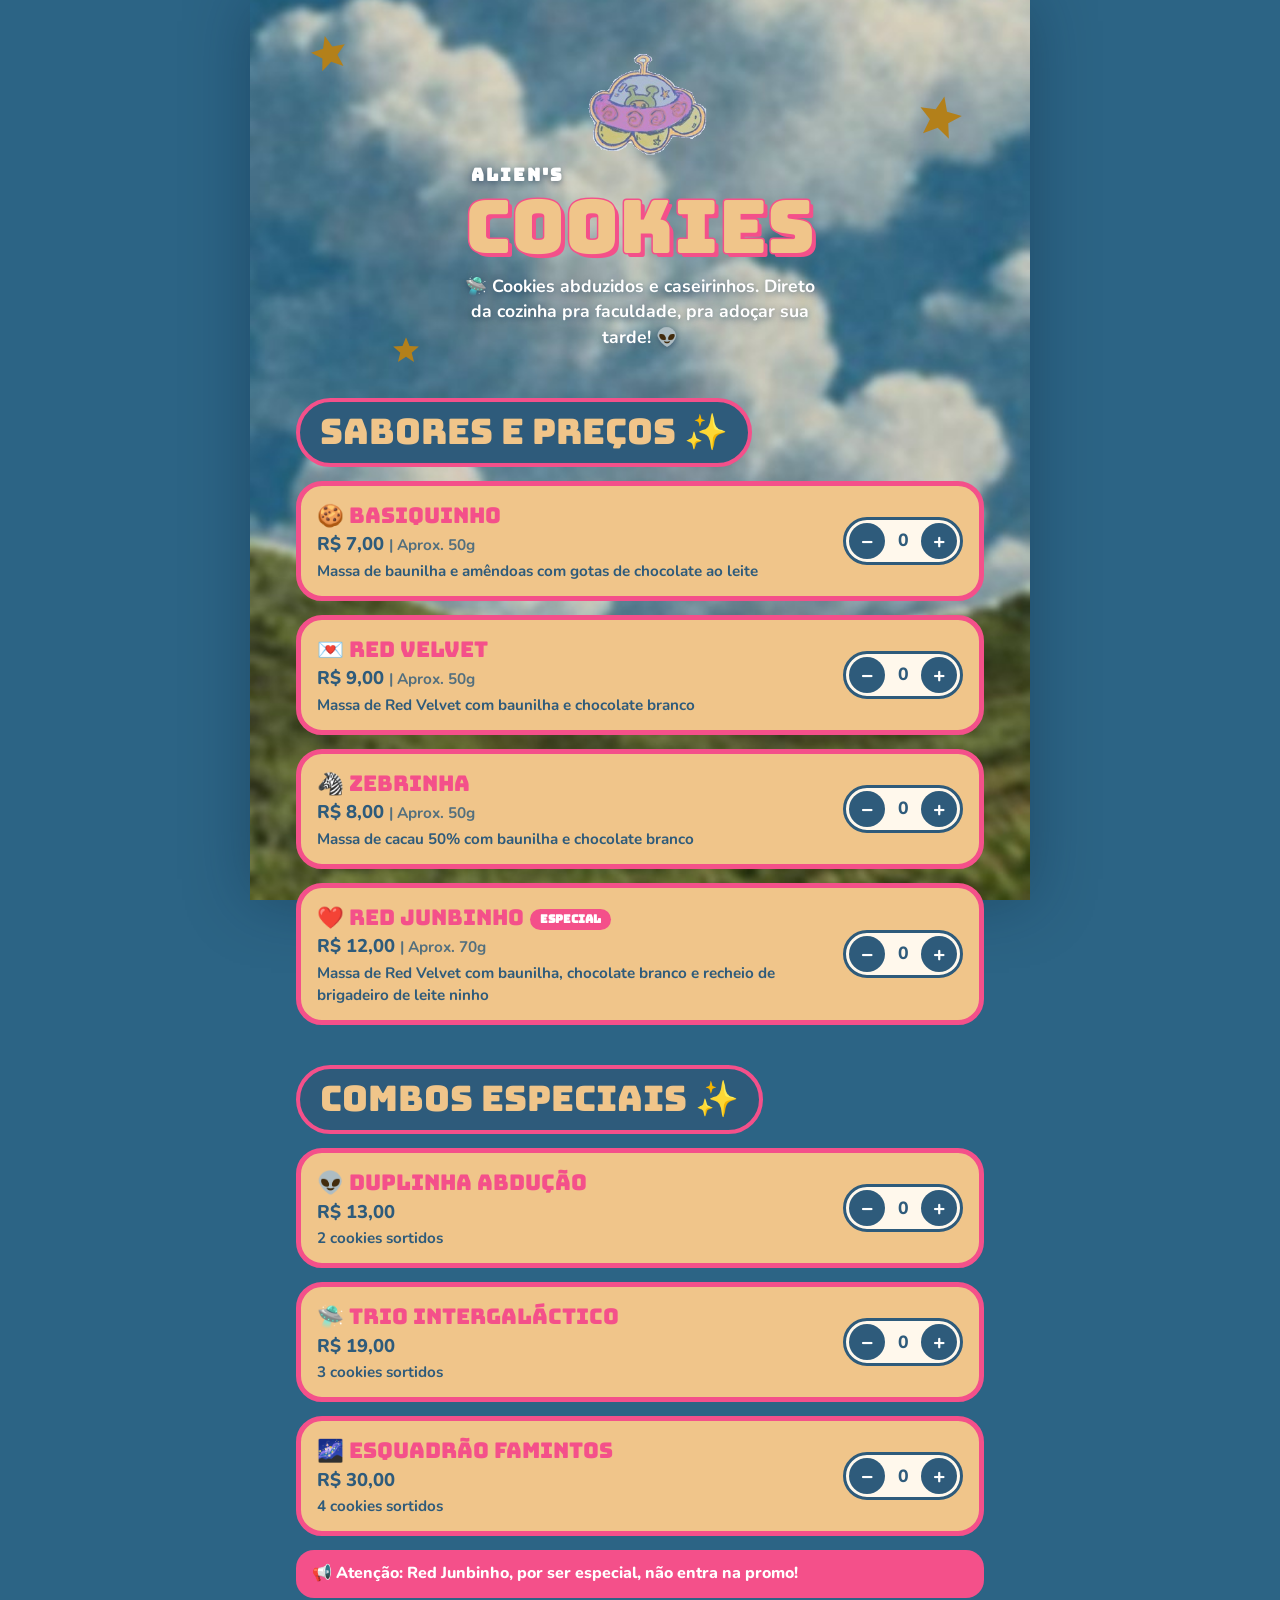
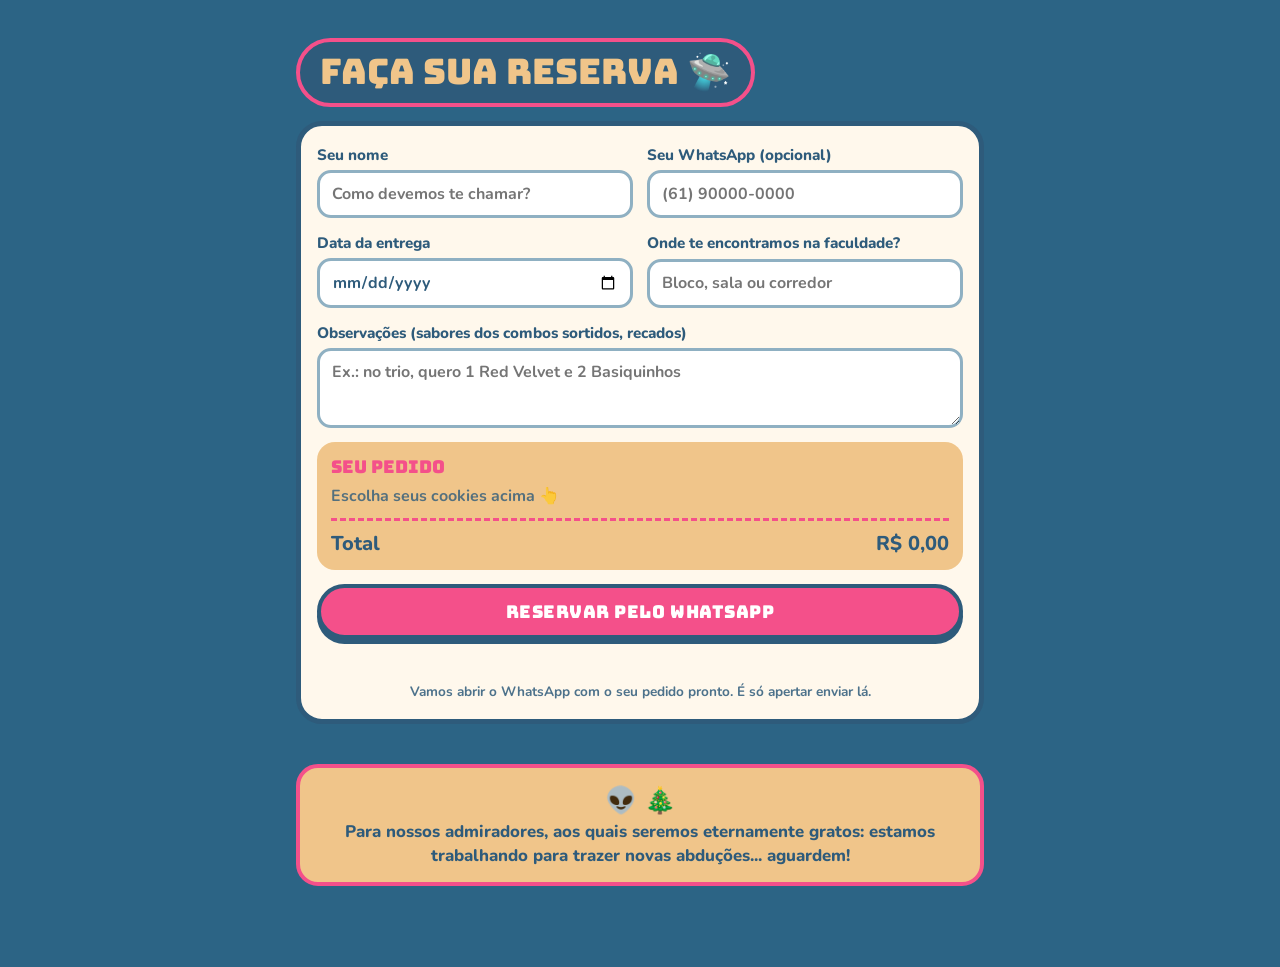
<file: index.html>
<!DOCTYPE html>
<html lang="pt-BR">
<head>
  <meta charset="utf-8">
  <meta name="viewport" content="width=device-width, initial-scale=1">
  <title>Alien's Cookies</title>

  <link rel="preconnect" href="https://fonts.googleapis.com">
  <link rel="preconnect" href="https://fonts.gstatic.com" crossorigin>
  <link href="https://fonts.googleapis.com/css2?family=Bungee&family=Nunito:wght@600;700;800&display=swap" rel="stylesheet">

  <link rel="stylesheet" href="css/variables.css">
  <link rel="stylesheet" href="css/base.css">
  <link rel="stylesheet" href="css/hero.css">
  <link rel="stylesheet" href="css/menu.css">
  <link rel="stylesheet" href="css/form.css">
  <link rel="icon" href="assets/img/ufo.png">
</head>

<body>

  <main class="wrap">

    <header class="hero">
      <svg class="star s1" viewBox="0 0 24 24" aria-hidden="true"><path fill="currentColor" d="M12 1l3 7.5 8 .6-6.1 5.2 2 7.9L12 17.7 5.1 22.2l2-7.9L1 9.1l8-.6z"/></svg>
      <svg class="star s2" viewBox="0 0 24 24" aria-hidden="true"><path fill="currentColor" d="M12 1l3 7.5 8 .6-6.1 5.2 2 7.9L12 17.7 5.1 22.2l2-7.9L1 9.1l8-.6z"/></svg>
      <svg class="star s3" viewBox="0 0 24 24" aria-hidden="true"><path fill="currentColor" d="M12 1l3 7.5 8 .6-6.1 5.2 2 7.9L12 17.7 5.1 22.2l2-7.9L1 9.1l8-.6z"/></svg>
      <img class="ufo" src="assets/img/ufo.png" alt="Alien dentro de uma nave espacial" width="160">
      <p class="script">Alien's</p>
      <h1>Cookies</h1>
      <p>🛸 Cookies abduzidos e caseirinhos. Direto da cozinha pra faculdade, pra adoçar sua tarde! 👽</p>
    </header>

    <h2>Sabores e preços ✨</h2>
    <section class="list" id="flavors" aria-label="Sabores"></section>

    <h2>Combos especiais ✨</h2>
    <section class="list" id="combos" aria-label="Combos"></section>
    <div class="notice">📢 Atenção: Red Junbinho, por ser especial, não entra na promo!</div>

    <h2>Faça sua reserva 🛸</h2>
    <form class="order" id="orderForm" novalidate>

      <div class="row">
        <label for="nome">Seu nome
          <input id="nome" name="nome" type="text" autocomplete="name" placeholder="Como devemos te chamar?" required>
        </label>
        <label for="contato">Seu WhatsApp (opcional)
          <input id="contato" name="contato" type="tel" autocomplete="tel" placeholder="(61) 90000-0000">
        </label>
      </div>

      <div class="row">
        <label for="data">Data da entrega
          <input id="data" name="data" type="date">
        </label>
        <label for="local">Onde te encontramos na faculdade?
          <input id="local" name="local" type="text" placeholder="Bloco, sala ou corredor">
        </label>
      </div>

      <label for="obs">Observações (sabores dos combos sortidos, recados)
        <textarea id="obs" name="obs" placeholder="Ex.: no trio, quero 1 Red Velvet e 2 Basiquinhos"></textarea>
      </label>

      <div class="summary" aria-live="polite">
        <h3>Seu pedido</h3>
        <ul id="items"><li class="empty">Escolha seus cookies acima 👆</li></ul>
        <div class="total"><span>Total</span><span id="total">R$ 0,00</span></div>
      </div>

      <div class="actions">
        <button class="btn primary" type="submit" id="send">Reservar pelo WhatsApp</button>
        <p class="status" id="status" role="status" aria-live="polite"></p>
        <p class="hint">Vamos abrir o WhatsApp com o seu pedido pronto. É só apertar enviar lá.</p>
      </div>

      <div class="done" id="done" hidden>
        <strong>Quase lá! 🛸👽</strong>
        <span>Abrimos o WhatsApp com o seu pedido. Falta só apertar enviar por lá. Se não abriu, use o botão abaixo.</span>
        <a class="btn primary" id="wa" href="#" target="_blank" rel="noopener">Abrir o WhatsApp</a>
        <button class="btn ghost" type="button" id="again">Fazer outra reserva</button>
      </div>
      
    </form>

    <p class="soon"><span>👽 🎄</span>Para nossos admiradores, aos quais seremos eternamente gratos: estamos trabalhando para trazer novas abduções... aguardem!</p>

  </main>

  <script src="js/data.js"></script>
  <script src="js/cart.js"></script>
  <script src="js/ui.js"></script>
  <script src="js/main.js"></script>

</body>
</html>
</file>
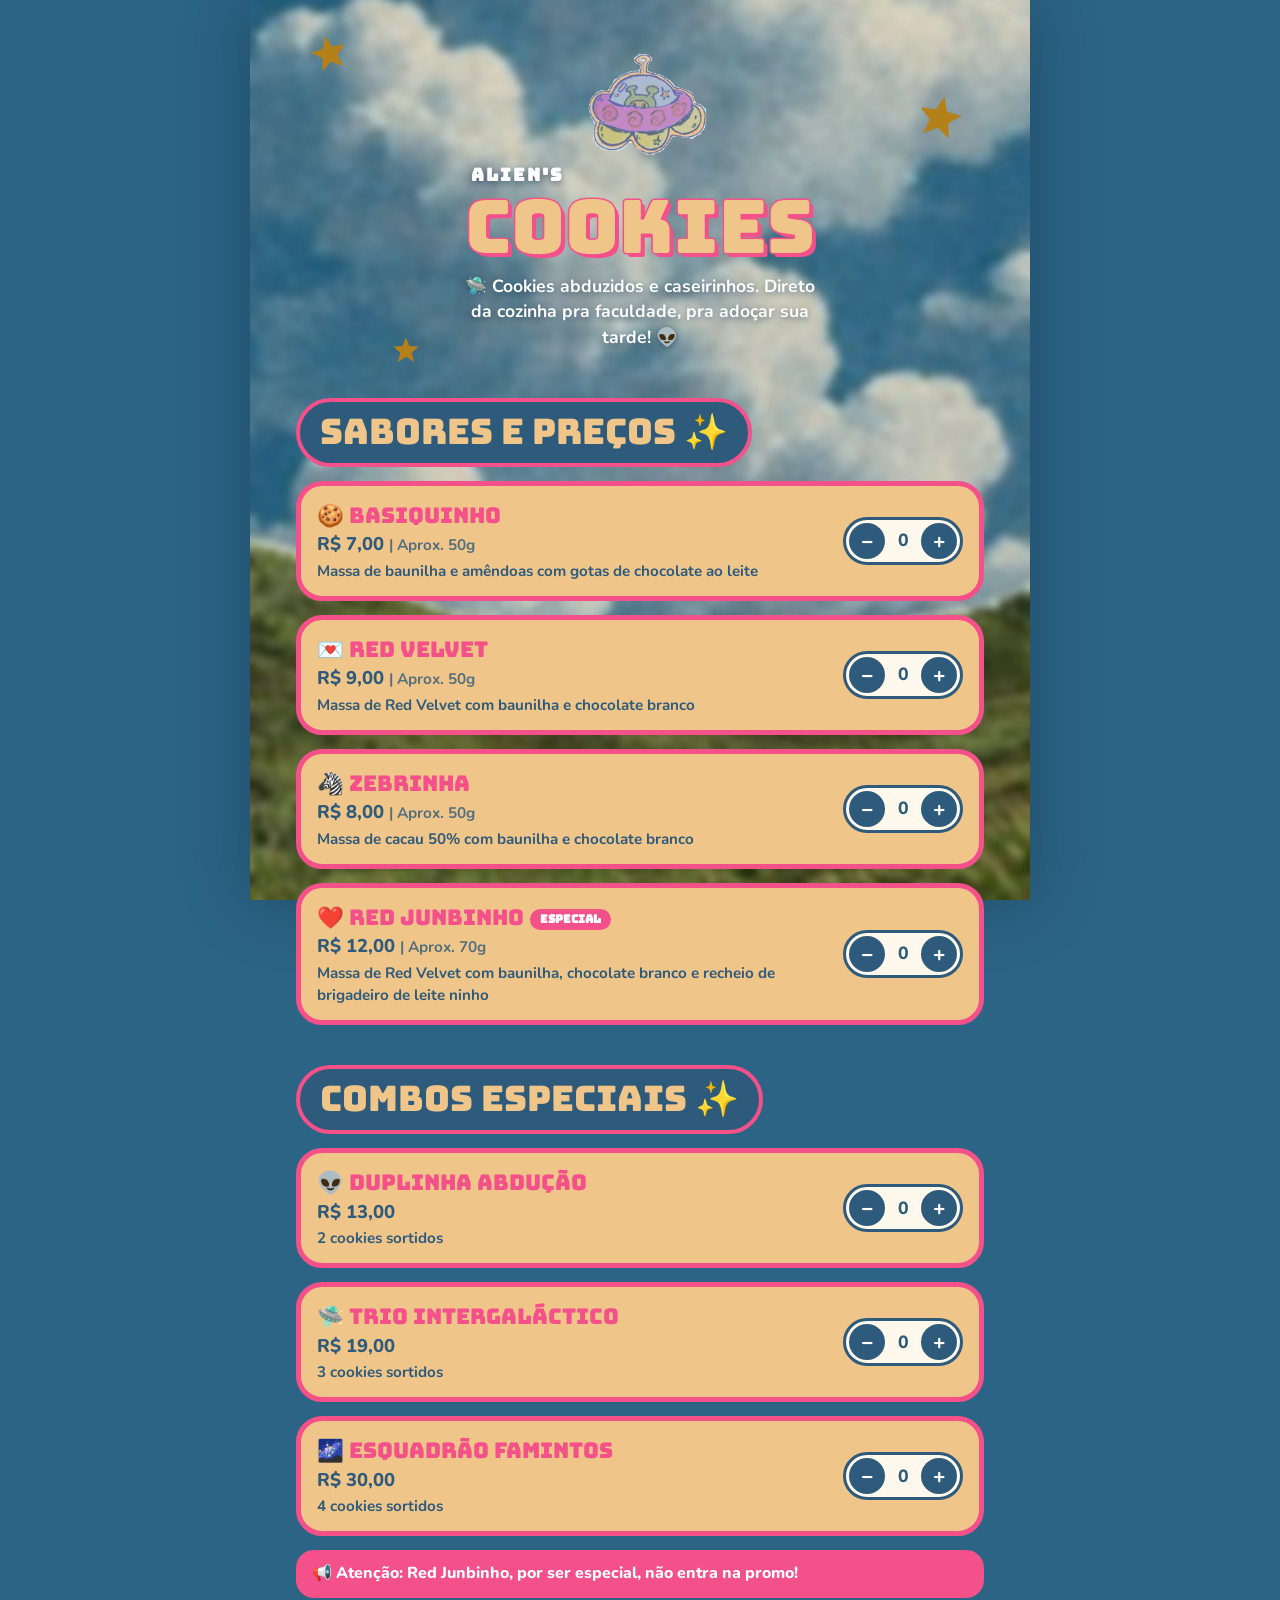
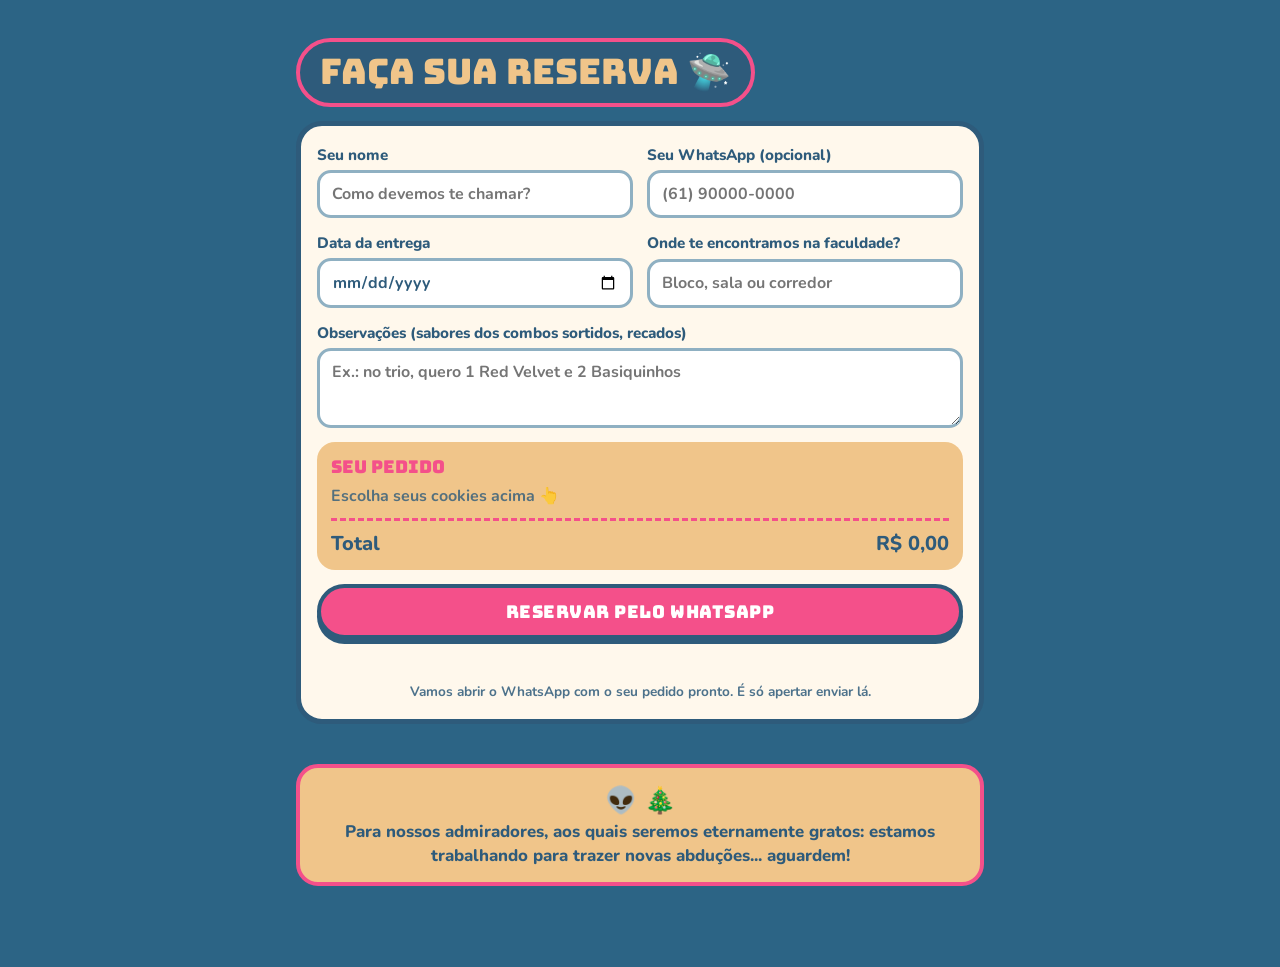
<file: overrides/index.html>
<!DOCTYPE html>
<html lang="pt-BR">
<head>
  <meta charset="utf-8">
  <meta name="viewport" content="width=device-width, initial-scale=1">
  <title>Alien's Cookies</title>

  <link rel="preconnect" href="https://fonts.googleapis.com">
  <link rel="preconnect" href="https://fonts.gstatic.com" crossorigin>
  <link href="https://fonts.googleapis.com/css2?family=Bungee&family=Nunito:wght@600;700;800&display=swap" rel="stylesheet">

  <link rel="stylesheet" href="css/variables.css">
  <link rel="stylesheet" href="css/base.css">
  <link rel="stylesheet" href="css/hero.css">
  <link rel="stylesheet" href="css/menu.css">
  <link rel="stylesheet" href="css/form.css">
  <link rel="icon" href="assets/img/ufo.png">
</head>

<body>

  <main class="wrap">

    <header class="hero">
      <svg class="star s1" viewBox="0 0 24 24" aria-hidden="true"><path fill="currentColor" d="M12 1l3 7.5 8 .6-6.1 5.2 2 7.9L12 17.7 5.1 22.2l2-7.9L1 9.1l8-.6z"/></svg>
      <svg class="star s2" viewBox="0 0 24 24" aria-hidden="true"><path fill="currentColor" d="M12 1l3 7.5 8 .6-6.1 5.2 2 7.9L12 17.7 5.1 22.2l2-7.9L1 9.1l8-.6z"/></svg>
      <svg class="star s3" viewBox="0 0 24 24" aria-hidden="true"><path fill="currentColor" d="M12 1l3 7.5 8 .6-6.1 5.2 2 7.9L12 17.7 5.1 22.2l2-7.9L1 9.1l8-.6z"/></svg>
      <img class="ufo" src="assets/img/ufo.png" alt="Alien dentro de uma nave espacial" width="160">
      <p class="script">Alien's</p>
      <h1>Cookies</h1>
      <p>🛸 Cookies abduzidos e caseirinhos. Direto da cozinha pra faculdade, pra adoçar sua tarde! 👽</p>
    </header>

    <h2>Sabores e preços ✨</h2>
    <section class="list" id="flavors" aria-label="Sabores"></section>

    <h2>Combos especiais ✨</h2>
    <section class="list" id="combos" aria-label="Combos"></section>
    <div class="notice">📢 Atenção: Red Junbinho, por ser especial, não entra na promo!</div>

    <h2>Faça sua reserva 🛸</h2>
    <form class="order" id="orderForm" novalidate>

      <div class="row">
        <label for="nome">Seu nome
          <input id="nome" name="nome" type="text" autocomplete="name" placeholder="Como devemos te chamar?" required>
        </label>
        <label for="contato">Seu WhatsApp (opcional)
          <input id="contato" name="contato" type="tel" autocomplete="tel" placeholder="(61) 90000-0000">
        </label>
      </div>

      <div class="row">
        <label for="data">Data da entrega
          <input id="data" name="data" type="date">
        </label>
        <label for="local">Onde te encontramos na faculdade?
          <input id="local" name="local" type="text" placeholder="Bloco, sala ou corredor">
        </label>
      </div>

      <label for="obs">Observações (sabores dos combos sortidos, recados)
        <textarea id="obs" name="obs" placeholder="Ex.: no trio, quero 1 Red Velvet e 2 Basiquinhos"></textarea>
      </label>

      <div class="summary" aria-live="polite">
        <h3>Seu pedido</h3>
        <ul id="items"><li class="empty">Escolha seus cookies acima 👆</li></ul>
        <div class="total"><span>Total</span><span id="total">R$ 0,00</span></div>
      </div>

      <div class="actions">
        <button class="btn primary" type="submit" id="send">Reservar pelo WhatsApp</button>
        <p class="status" id="status" role="status" aria-live="polite"></p>
        <p class="hint">Vamos abrir o WhatsApp com o seu pedido pronto. É só apertar enviar lá.</p>
      </div>

      <div class="done" id="done" hidden>
        <strong>Quase lá! 🛸👽</strong>
        <span>Abrimos o WhatsApp com o seu pedido. Falta só apertar enviar por lá. Se não abriu, use o botão abaixo.</span>
        <a class="btn primary" id="wa" href="#" target="_blank" rel="noopener">Abrir o WhatsApp</a>
        <button class="btn ghost" type="button" id="again">Fazer outra reserva</button>
      </div>
      
    </form>

    <p class="soon"><span>👽 🎄</span>Para nossos admiradores, aos quais seremos eternamente gratos: estamos trabalhando para trazer novas abduções... aguardem!</p>

  </main>

  <script src="js/data.js"></script>
  <script src="js/cart.js"></script>
  <script src="js/ui.js"></script>
  <script src="js/main.js"></script>

</body>
</html>
</file>
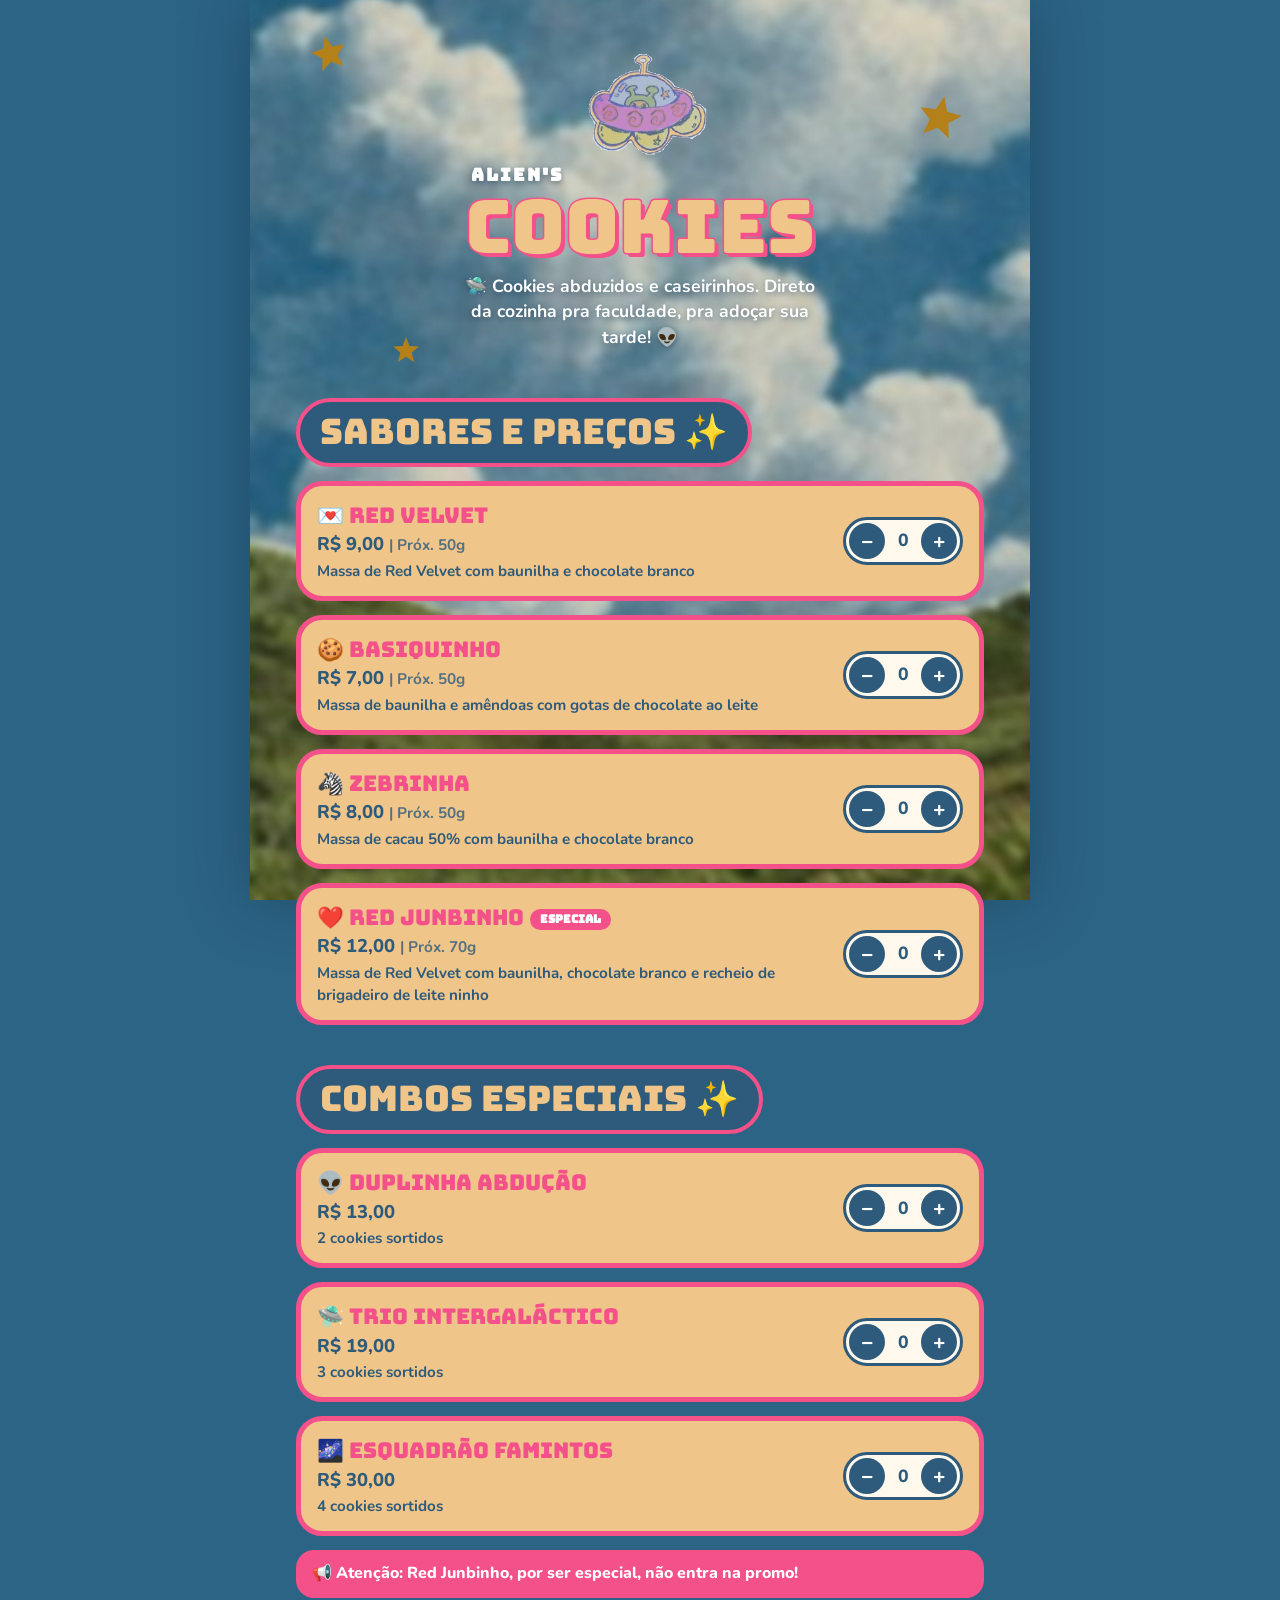
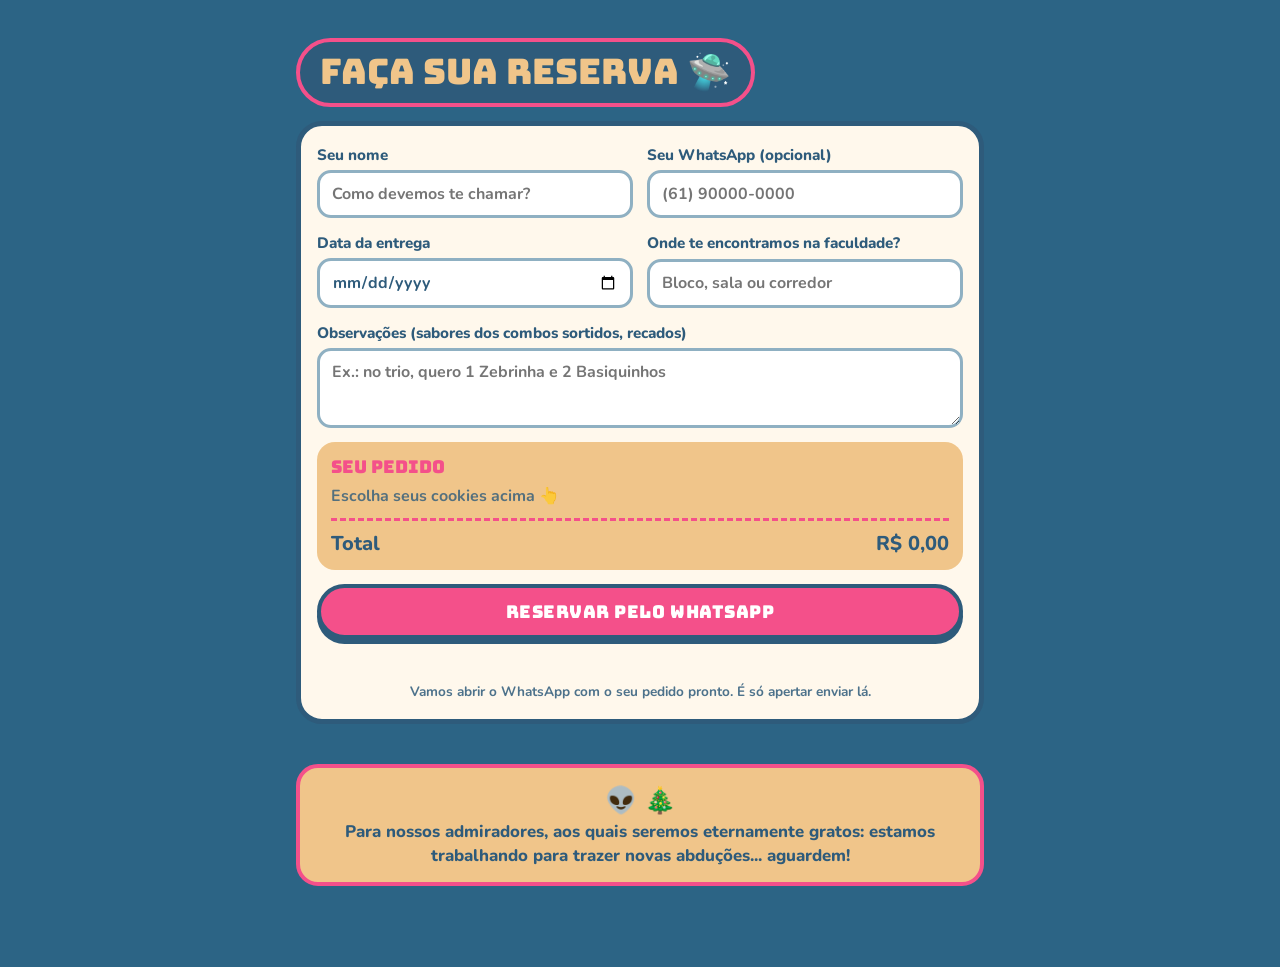
<file: main.html>
<!DOCTYPE html>
<html lang="pt-BR">
<head>
<meta charset="utf-8">
<meta name="viewport" content="width=device-width, initial-scale=1">
<title>Alien's Cookies Reservas</title>
<link rel="preconnect" href="https://fonts.googleapis.com">
<link rel="preconnect" href="https://fonts.gstatic.com" crossorigin>
<link href="https://fonts.googleapis.com/css2?family=Bungee&family=Nunito:wght@600;700;800&display=swap" rel="stylesheet">
<style>
:root {
  --sky: #a9c4d2;
  --sky-top: #2c6485;
  --sky-deep: #8fb0c2;
  --tan: #f0c58a;
  --pink: #f4508a;
  --navy: #2e5b7b;
  --gold: #b3801a;
  --paper: #fff8ec;
  --display: "Bungee", "Impact", sans-serif;
  --body: "Nunito", "Segoe UI", system-ui, sans-serif;
  color-scheme: light;
}
/* Layout: uma coluna central, cartões tipo cardápio com borda rosa, formulário de pedido no final */
* { box-sizing: border-box; }
html { scroll-behavior: smooth; }
body {
  margin: 0;
  font-family: var(--body);
  color: var(--navy);
  background-color: var(--sky-top);
  line-height: 1.45;
}

/* Fundo: céu e campo em tela cheia no celular; no computador fica em uma faixa central, com o azul do céu nas laterais */
body::before {
  content: ""; position: fixed; top: 0; bottom: 0; left: 0; right: 0; z-index: -1;
  background: url("[data-uri]") center bottom / cover no-repeat;
}
@media (min-width: 800px) {
  body::before { left: 50%; right: auto; width: 780px; transform: translateX(-50%); box-shadow: 0 0 60px rgba(10,30,50,.35); }
}
.wrap { max-width: 720px; margin: 0 auto; padding: 24px 16px 64px; }

.hero { position: relative; text-align: center; padding: 8px 0 8px; }
.hero .script { font-family: var(--display); font-size: 1.1rem; letter-spacing: .12em; color: #fff; text-shadow: 0 2px 6px rgba(20,50,80,.55); margin: 0; }
.hero h1 {
  font-family: var(--display); font-weight: 400;
  font-size: clamp(2.6rem, 12vw, 4.6rem); line-height: .95; margin: 4px 0 12px;
  color: var(--tan); -webkit-text-stroke: 3px var(--pink); paint-order: stroke fill;
  text-shadow: 4px 4px 0 var(--pink);
  text-wrap: balance;
}
.hero p { margin: 0 auto; color: #fff; text-shadow: 0 2px 6px rgba(20,50,80,.55); max-width: 34ch; font-weight: 700; font-size: 1.1rem; }
.ufo { width: 160px; max-width: 45vw; height: auto; display: block; margin: 0 auto 4px; animation: float 4s ease-in-out infinite; }
@keyframes float { 50% { transform: translateY(-8px) rotate(2deg); } }
.star { position: absolute; width: 38px; color: var(--gold); }
.s1 { top: 10px; left: 2%; transform: rotate(-14deg); }
.s2 { top: 70px; right: 3%; width: 46px; transform: rotate(12deg); }
.s3 { bottom: -6px; left: 14%; width: 28px; }

h2 {
  font-family: var(--display); font-weight: 400; font-size: clamp(1.6rem, 7vw, 2.2rem);
  color: var(--tan); background: var(--navy); border: 4px solid var(--pink); border-radius: 999px;
  display: inline-block; padding: 4px 20px 6px;
  margin: 40px 0 14px; text-wrap: balance;
}

.card {
  background: var(--tan); border: 5px solid var(--pink); border-radius: 26px;
  padding: 14px 16px; display: grid; grid-template-columns: 1fr auto; gap: 8px 14px; align-items: center;
}
.list { display: grid; gap: 14px; }
.card h3 { font-family: var(--display); font-weight: 400; font-size: 1.35rem; margin: 0; color: var(--pink); }
.card .desc { margin: 2px 0 0; font-weight: 700; font-size: .95rem; }
.card .price { font-weight: 800; font-size: 1.15rem; margin: 0; }
.card .price small { font-weight: 700; opacity: .8; }
.tag {
  display: inline-block; background: var(--pink); color: #fff; border-radius: 999px;
  font-size: .72rem; font-weight: 800; padding: 2px 10px; margin-left: 6px; vertical-align: middle;
}

.qty { display: inline-flex; align-items: center; gap: 4px; background: var(--paper); border: 3px solid var(--navy); border-radius: 999px; padding: 3px; }
.qty button {
  width: 36px; height: 36px; border-radius: 50%; border: 0; cursor: pointer;
  background: var(--navy); color: #fff; font: 800 1.3rem/1 var(--body);
}
.qty button:hover { background: var(--pink); }
.qty output { min-width: 28px; text-align: center; font-weight: 800; font-size: 1.1rem; font-variant-numeric: tabular-nums; }

.notice {
  margin-top: 14px; background: var(--pink); color: #fff; border-radius: 18px;
  padding: 12px 16px; font-weight: 800;
}

form.order { background: var(--paper); border: 5px solid var(--navy); border-radius: 26px; padding: 18px 16px; display: grid; gap: 14px; }
label { display: grid; gap: 4px; font-weight: 800; font-size: .95rem; }
input, textarea {
  font: 700 1rem var(--body); color: var(--navy); background: #fff;
  border: 3px solid var(--sky-deep); border-radius: 14px; padding: 10px 12px; width: 100%;
}
textarea { min-height: 80px; resize: vertical; }
.row { display: grid; grid-template-columns: 1fr 1fr; gap: 14px; }
@media (max-width: 480px) { .row { grid-template-columns: 1fr; } }

.summary { background: var(--tan); border-radius: 18px; padding: 12px 14px; }
.summary h3 { margin: 0 0 6px; font-family: var(--display); font-weight: 400; font-size: 1.1rem; color: var(--pink); }
.summary ul { list-style: none; margin: 0; padding: 0; display: grid; gap: 4px; font-weight: 700; }
.summary li { display: flex; justify-content: space-between; gap: 12px; font-variant-numeric: tabular-nums; }
.summary .empty { font-weight: 700; opacity: .8; }
.total { display: flex; justify-content: space-between; margin-top: 10px; padding-top: 8px; border-top: 3px dashed var(--pink); font-weight: 800; font-size: 1.25rem; font-variant-numeric: tabular-nums; }

.actions { display: grid; gap: 10px; }
.btn {
  display: block; text-align: center; text-decoration: none; cursor: pointer;
  font: 400 1.1rem var(--display); letter-spacing: .03em;
  border: 4px solid var(--navy); border-radius: 999px; padding: 12px 18px;
}
.btn.primary { background: var(--pink); color: #fff; box-shadow: 0 5px 0 var(--navy); }
.btn.primary:active { transform: translateY(3px); box-shadow: 0 2px 0 var(--navy); }
.btn.ghost { background: #fff; color: var(--navy); }
.btn[aria-disabled="true"] { opacity: .5; pointer-events: none; }
.status { min-height: 1.4em; margin: 0; font-weight: 800; text-align: center; }
.done { background: var(--tan); border: 4px solid var(--pink); border-radius: 18px; padding: 16px; display: grid; gap: 10px; text-align: center; font-weight: 700; }
.done strong { font-family: var(--display); font-weight: 400; font-size: 1.4rem; color: var(--pink); }
[hidden] { display: none !important; }
.btn[disabled] { opacity: .6; cursor: wait; }
.hint { margin: 0; font-size: .85rem; font-weight: 700; opacity: .85; text-align: center; }

.soon { margin-top: 40px; text-align: center; background: var(--tan); border: 4px solid var(--pink); border-radius: 22px; padding: 14px 16px; font-weight: 800; font-size: 1.05rem; }
.soon span { display: block; font-size: 1.6rem; }

:focus-visible { outline: 4px solid var(--gold); outline-offset: 2px; }
@media (prefers-reduced-motion: reduce) { .ufo { animation: none; } html { scroll-behavior: auto; } }
</style>
</head>
<body>
<main class="wrap">

<header class="hero">
  <svg class="star s1" viewBox="0 0 24 24" aria-hidden="true"><path fill="currentColor" d="M12 1l3 7.5 8 .6-6.1 5.2 2 7.9L12 17.7 5.1 22.2l2-7.9L1 9.1l8-.6z"/></svg>
  <svg class="star s2" viewBox="0 0 24 24" aria-hidden="true"><path fill="currentColor" d="M12 1l3 7.5 8 .6-6.1 5.2 2 7.9L12 17.7 5.1 22.2l2-7.9L1 9.1l8-.6z"/></svg>
  <svg class="star s3" viewBox="0 0 24 24" aria-hidden="true"><path fill="currentColor" d="M12 1l3 7.5 8 .6-6.1 5.2 2 7.9L12 17.7 5.1 22.2l2-7.9L1 9.1l8-.6z"/></svg>
  <img class="ufo" src="[data-uri]" alt="Alien dentro de uma nave espacial" width="160">
  <p class="script">Alien's</p>
  <h1>Cookies</h1>
  <p>🛸 Cookies abduzidos e caseirinhos. Direto da cozinha pra faculdade, pra adoçar sua tarde! 👽</p>
</header>

<h2>Sabores e preços ✨</h2>
<section class="list" id="flavors" aria-label="Sabores"></section>

<h2>Combos especiais ✨</h2>
<section class="list" id="combos" aria-label="Combos"></section>
<div class="notice">📢 Atenção: Red Junbinho, por ser especial, não entra na promo!</div>

<h2>Faça sua reserva 🛸</h2>
<form class="order" id="orderForm" novalidate>
  <div class="row">
    <label for="nome">Seu nome
      <input id="nome" name="nome" type="text" autocomplete="name" placeholder="Como devemos te chamar?" required>
    </label>
    <label for="contato">Seu WhatsApp (opcional)
      <input id="contato" name="contato" type="tel" autocomplete="tel" placeholder="(61) 90000-0000">
    </label>
  </div>
  <div class="row">
    <label for="data">Data da entrega
      <input id="data" name="data" type="date">
    </label>
    <label for="local">Onde te encontramos na faculdade?
      <input id="local" name="local" type="text" placeholder="Bloco, sala ou corredor">
    </label>
  </div>
  <label for="obs">Observações (sabores dos combos sortidos, recados)
    <textarea id="obs" name="obs" placeholder="Ex.: no trio, quero 1 Zebrinha e 2 Basiquinhos"></textarea>
  </label>

  <div class="summary" aria-live="polite">
    <h3>Seu pedido</h3>
    <ul id="items"><li class="empty">Escolha seus cookies acima 👆</li></ul>
    <div class="total"><span>Total</span><span id="total">R$ 0,00</span></div>
  </div>

  <div class="actions">
    <button class="btn primary" type="submit" id="send">Reservar pelo WhatsApp</button>
    <p class="status" id="status" role="status" aria-live="polite"></p>
    <p class="hint">Vamos abrir o WhatsApp com o seu pedido pronto. É só apertar enviar lá.</p>
  </div>
  <div class="done" id="done" hidden>
    <strong>Quase lá! 🛸👽</strong>
    <span>Abrimos o WhatsApp com o seu pedido. Falta só apertar enviar por lá. Se não abriu, use o botão abaixo.</span>
    <a class="btn primary" id="wa" href="#" target="_blank" rel="noopener">Abrir o WhatsApp</a>
    <button class="btn ghost" type="button" id="again">Fazer outra reserva</button>
  </div>
</form>

<p class="soon"><span>👽 🎄</span>Para nossos admiradores, aos quais seremos eternamente gratos: estamos trabalhando para trazer novas abduções... aguardem!</p>

</main>

<script>
/* Pedidos são enviados pelo WhatsApp (WA_BASE, mais abaixo). */


var FLAVORS = [
  { id: "rv",  emoji: "💌", name: "Red Velvet",  price: 9,  info: "Próx. 50g",  desc: "Massa de Red Velvet com baunilha e chocolate branco" },
  { id: "bq",  emoji: "🍪", name: "Basiquinho",  price: 7,  info: "Próx. 50g",  desc: "Massa de baunilha e amêndoas com gotas de chocolate ao leite" },
  { id: "zb",  emoji: "🦓", name: "Zebrinha",    price: 8,  info: "Próx. 50g",  desc: "Massa de cacau 50% com baunilha e chocolate branco" },
  { id: "rj",  emoji: "❤️", name: "Red Junbinho", price: 12, info: "Próx. 70g", desc: "Massa de Red Velvet com baunilha, chocolate branco e recheio de brigadeiro de leite ninho", special: true }
];
var COMBOS = [
  { id: "c2", emoji: "👽", name: "Duplinha abdução",      price: 13, desc: "2 cookies sortidos" },
  { id: "c3", emoji: "🛸", name: "Trio intergaláctico",   price: 19, desc: "3 cookies sortidos" },
  { id: "c4", emoji: "🌌", name: "Esquadrão famintos",    price: 30, desc: "4 cookies sortidos" }
];
var qty = {};
var all = FLAVORS.concat(COMBOS);
all.forEach(function (p) { qty[p.id] = 0; });

function brl(n) { return "R$ " + n.toFixed(2).replace(".", ","); }

function card(p, isFlavor) {
  var el = document.createElement("article");
  el.className = "card";
  el.innerHTML =
    '<div><h3>' + p.emoji + ' ' + p.name + (p.special ? '<span class="tag">especial</span>' : '') + '</h3>' +
    '<p class="price">' + brl(p.price) + (p.info ? ' <small>| ' + p.info + '</small>' : '') + '</p>' +
    '<p class="desc">' + p.desc + '</p></div>' +
    '<div class="qty" role="group" aria-label="Quantidade de ' + p.name + '">' +
    '<button type="button" data-id="' + p.id + '" data-d="-1" aria-label="Diminuir ' + p.name + '">−</button>' +
    '<output id="q-' + p.id + '">0</output>' +
    '<button type="button" data-id="' + p.id + '" data-d="1" aria-label="Aumentar ' + p.name + '">+</button></div>';
  return el;
}
FLAVORS.forEach(function (p) { document.getElementById("flavors").appendChild(card(p, true)); });
COMBOS.forEach(function (p) { document.getElementById("combos").appendChild(card(p, false)); });

document.addEventListener("click", function (e) {
  var b = e.target.closest("button[data-id]");
  if (!b) return;
  var id = b.dataset.id;
  qty[id] = Math.max(0, Math.min(30, qty[id] + Number(b.dataset.d)));
  document.getElementById("q-" + id).textContent = qty[id];
  render();
});

function buildMessage() {
  var nome = document.getElementById("nome").value.trim();
  var contato = document.getElementById("contato").value.trim();
  var data = document.getElementById("data").value;
  var local = document.getElementById("local").value.trim();
  var obs = document.getElementById("obs").value.trim();
  var lines = ["🛸 Reserva Alien's Cookies", ""];
  all.forEach(function (p) { if (qty[p.id]) lines.push(qty[p.id] + "x " + p.name + " (" + brl(p.price * qty[p.id]) + ")"); });
  lines.push("", "Total: " + brl(total()));
  if (nome) lines.push("Nome: " + nome);
  if (contato) lines.push("WhatsApp: " + contato);
  if (data) { var d = data.split("-"); lines.push("Entrega: " + d[2] + "/" + d[1] + "/" + d[0]); }
  if (local) lines.push("Local: " + local);
  if (obs) lines.push("Obs.: " + obs);
  return lines.join("\n");
}
function total() { return all.reduce(function (s, p) { return s + p.price * qty[p.id]; }, 0); }

function render() {
  var ul = document.getElementById("items");
  var rows = all.filter(function (p) { return qty[p.id] > 0; });
  ul.innerHTML = rows.length
    ? rows.map(function (p) { return "<li><span>" + qty[p.id] + "x " + p.name + "</span><span>" + brl(p.price * qty[p.id]) + "</span></li>"; }).join("")
    : '<li class="empty">Escolha seus cookies acima 👆</li>';
  document.getElementById("total").textContent = brl(total());
}
document.getElementById("orderForm").addEventListener("input", render);
/* WhatsApp da Mariana: só dígitos com DDI e DDD. Para usar o link de QR da loja, troque a linha abaixo. */
var WA_BASE = "https://wa.me/5561984841703";
var form = document.getElementById("orderForm");
var st = document.getElementById("status");

form.addEventListener("submit", function (e) {
  e.preventDefault();
  st.textContent = "";
  if (total() === 0) { st.textContent = "Escolha pelo menos um cookie para reservar."; return; }
  if (document.getElementById("nome").value.trim() === "") { st.textContent = "Digite seu nome."; document.getElementById("nome").focus(); return; }
  var url = WA_BASE + "?text=" + encodeURIComponent(buildMessage());
  var wa = document.getElementById("wa");
  wa.href = url;
  var w = null;
  try { w = window.open(url, "_blank", "noopener"); } catch (err) { w = null; }
  form.querySelectorAll(".row, label, .summary, .actions").forEach(function (el) { el.hidden = true; });
  document.getElementById("done").hidden = false;
  if (!w) { st.textContent = ""; }
});

document.getElementById("again").addEventListener("click", function () {
  all.forEach(function (p) { qty[p.id] = 0; document.getElementById("q-" + p.id).textContent = 0; });
  form.reset();
  form.querySelectorAll(".row, label, .summary, .actions").forEach(function (el) { el.hidden = false; });
  document.getElementById("done").hidden = true;
  st.textContent = "";
  render();
});

var today = new Date();
document.getElementById("data").min = today.getFullYear() + "-" + String(today.getMonth() + 1).padStart(2, "0") + "-" + String(today.getDate()).padStart(2, "0");
render();
</script>
</body>
</html>
</file>
<file: css/variables.css>
/* Tokens de design: cores, fontes e variáveis globais */
:root {
  --sky: #a9c4d2;
  --sky-top: #2c6485;
  --sky-deep: #8fb0c2;
  --tan: #f0c58a;
  --pink: #f4508a;
  --navy: #2e5b7b;
  --gold: #b3801a;
  --paper: #fff8ec;

  --display: "Bungee", "Impact", sans-serif;
  --body: "Nunito", "Segoe UI", system-ui, sans-serif;

  color-scheme: light;
}
</file>
<file: css/base.css>
/* Reset, fundo da página, layout principal e títulos de seção */
* { box-sizing: border-box; }
html { scroll-behavior: smooth; }

body {
  margin: 0;
  font-family: var(--body);
  color: var(--navy);
  background-color: var(--sky-top);
  line-height: 1.45;
}

/* Fundo: céu e campo em tela cheia no celular;
   no computador fica em uma faixa central, com o azul do céu nas laterais */
body::before {
  content: "";
  position: fixed; top: 0; bottom: 0; left: 0; right: 0; z-index: -1;
  background: url("../assets/img/bg.jpg") center bottom / cover no-repeat;
}
@media (min-width: 800px) {
  body::before {
    left: 50%; right: auto; width: 780px;
    transform: translateX(-50%);
    box-shadow: 0 0 60px rgba(10, 30, 50, .35);
  }
}

/* Uma coluna central */
.wrap { max-width: 720px; margin: 0 auto; padding: 24px 16px 64px; }

h2 {
  font-family: var(--display); font-weight: 400;
  font-size: clamp(1.6rem, 7vw, 2.2rem);
  color: var(--tan); background: var(--navy);
  border: 4px solid var(--pink); border-radius: 999px;
  display: inline-block; padding: 4px 20px 6px;
  margin: 40px 0 14px; text-wrap: balance;
}

[hidden] { display: none !important; }
:focus-visible { outline: 4px solid var(--gold); outline-offset: 2px; }

@media (prefers-reduced-motion: reduce) {
  html { scroll-behavior: auto; }
}
</file>
<file: css/hero.css>
/* Cabeçalho: nave, título e estrelas */
.hero { position: relative; text-align: center; padding: 8px 0; }

.hero .script {
  font-family: var(--display); font-size: 1.1rem; letter-spacing: .12em;
  color: #fff; text-shadow: 0 2px 6px rgba(20, 50, 80, .55); margin: 0;
}
.hero h1 {
  font-family: var(--display); font-weight: 400;
  font-size: clamp(2.6rem, 12vw, 4.6rem); line-height: .95; margin: 4px 0 12px;
  color: var(--tan); -webkit-text-stroke: 3px var(--pink); paint-order: stroke fill;
  text-shadow: 4px 4px 0 var(--pink);
  text-wrap: balance;
}
.hero p {
  margin: 0 auto; max-width: 34ch;
  color: #fff; text-shadow: 0 2px 6px rgba(20, 50, 80, .55);
  font-weight: 700; font-size: 1.1rem;
}

.ufo {
  width: 160px; max-width: 45vw; height: auto;
  display: block; margin: 0 auto 4px;
  animation: float 4s ease-in-out infinite;
}
@keyframes float { 50% { transform: translateY(-8px) rotate(2deg); } }

.star { position: absolute; width: 38px; color: var(--gold); }
.s1 { top: 10px; left: 2%; transform: rotate(-14deg); }
.s2 { top: 70px; right: 3%; width: 46px; transform: rotate(12deg); }
.s3 { bottom: -6px; left: 14%; width: 28px; }

@media (prefers-reduced-motion: reduce) {
  .ufo { animation: none; }
}
</file>
<file: css/menu.css>
/* Cartões do cardápio (sabores e combos), seletor de quantidade e avisos */
.list { display: grid; gap: 14px; }

.card {
  background: var(--tan); border: 5px solid var(--pink); border-radius: 26px;
  padding: 14px 16px;
  display: grid; grid-template-columns: 1fr auto; gap: 8px 14px; align-items: center;
}
.card h3 { font-family: var(--display); font-weight: 400; font-size: 1.35rem; margin: 0; color: var(--pink); }
.card .desc { margin: 2px 0 0; font-weight: 700; font-size: .95rem; }
.card .price { font-weight: 800; font-size: 1.15rem; margin: 0; }
.card .price small { font-weight: 700; opacity: .8; }

.tag {
  display: inline-block; background: var(--pink); color: #fff; border-radius: 999px;
  font-size: .72rem; font-weight: 800; padding: 2px 10px; margin-left: 6px; vertical-align: middle;
}

/* Esgotado */
.card.soldout { background: #d9c9b0; }
.card.soldout h3,
.card.soldout .price,
.card.soldout .desc { opacity: .55; }
.out {
  display: inline-block; background: var(--navy); color: #fff;
  font-family: var(--display); font-size: .95rem; padding: 8px 14px; border-radius: 999px;
}

/* Seletor de quantidade */
.qty {
  display: inline-flex; align-items: center; gap: 4px;
  background: var(--paper); border: 3px solid var(--navy); border-radius: 999px; padding: 3px;
}
.qty button {
  width: 36px; height: 36px; border-radius: 50%; border: 0; cursor: pointer;
  background: var(--navy); color: #fff; font: 800 1.3rem/1 var(--body);
}
.qty button:hover { background: var(--pink); }
.qty output { min-width: 28px; text-align: center; font-weight: 800; font-size: 1.1rem; font-variant-numeric: tabular-nums; }

/* Avisos */
.notice {
  margin-top: 14px; background: var(--pink); color: #fff; border-radius: 18px;
  padding: 12px 16px; font-weight: 800;
}
.soon {
  margin-top: 40px; text-align: center;
  background: var(--tan); border: 4px solid var(--pink); border-radius: 22px;
  padding: 14px 16px; font-weight: 800; font-size: 1.05rem;
}
.soon span { display: block; font-size: 1.6rem; }
</file>
<file: css/form.css>
/* Formulário de reserva, resumo do pedido e botões */
form.order {
  background: var(--paper); border: 5px solid var(--navy); border-radius: 26px;
  padding: 18px 16px; display: grid; gap: 14px;
}
label { display: grid; gap: 4px; font-weight: 800; font-size: .95rem; }
input, textarea {
  font: 700 1rem var(--body); color: var(--navy); background: #fff;
  border: 3px solid var(--sky-deep); border-radius: 14px; padding: 10px 12px; width: 100%;
}
textarea { min-height: 80px; resize: vertical; }

.row { display: grid; grid-template-columns: 1fr 1fr; gap: 14px; }
@media (max-width: 480px) { .row { grid-template-columns: 1fr; } }

/* Resumo do pedido */
.summary { background: var(--tan); border-radius: 18px; padding: 12px 14px; }
.summary h3 { margin: 0 0 6px; font-family: var(--display); font-weight: 400; font-size: 1.1rem; color: var(--pink); }
.summary ul { list-style: none; margin: 0; padding: 0; display: grid; gap: 4px; font-weight: 700; }
.summary li { display: flex; justify-content: space-between; gap: 12px; font-variant-numeric: tabular-nums; }
.summary .empty { font-weight: 700; opacity: .8; }
.total {
  display: flex; justify-content: space-between;
  margin-top: 10px; padding-top: 8px; border-top: 3px dashed var(--pink);
  font-weight: 800; font-size: 1.25rem; font-variant-numeric: tabular-nums;
}

/* Botões e mensagens */
.actions { display: grid; gap: 10px; }
.btn {
  display: block; text-align: center; text-decoration: none; cursor: pointer;
  font: 400 1.1rem var(--display); letter-spacing: .03em;
  border: 4px solid var(--navy); border-radius: 999px; padding: 12px 18px;
}
.btn.primary { background: var(--pink); color: #fff; box-shadow: 0 5px 0 var(--navy); }
.btn.primary:active { transform: translateY(3px); box-shadow: 0 2px 0 var(--navy); }
.btn.ghost { background: #fff; color: var(--navy); }
.btn[aria-disabled="true"] { opacity: .5; pointer-events: none; }
.btn[disabled] { opacity: .6; cursor: wait; }

.status { min-height: 1.4em; margin: 0; font-weight: 800; text-align: center; }
.hint { margin: 0; font-size: .85rem; font-weight: 700; opacity: .85; text-align: center; }

/* Tela de confirmação */
.done {
  background: var(--tan); border: 4px solid var(--pink); border-radius: 18px;
  padding: 16px; display: grid; gap: 10px; text-align: center; font-weight: 700;
}
.done strong { font-family: var(--display); font-weight: 400; font-size: 1.4rem; color: var(--pink); }
</file>
<file: overrides/css/variables.css>
/* Tokens de design: cores, fontes e variáveis globais */
:root {
  --sky: #a9c4d2;
  --sky-top: #2c6485;
  --sky-deep: #8fb0c2;
  --tan: #f0c58a;
  --pink: #f4508a;
  --navy: #2e5b7b;
  --gold: #b3801a;
  --paper: #fff8ec;

  --display: "Bungee", "Impact", sans-serif;
  --body: "Nunito", "Segoe UI", system-ui, sans-serif;

  color-scheme: light;
}
</file>
<file: overrides/css/base.css>
/* Reset, fundo da página, layout principal e títulos de seção */
* { box-sizing: border-box; }
html { scroll-behavior: smooth; }

body {
  margin: 0;
  font-family: var(--body);
  color: var(--navy);
  background-color: var(--sky-top);
  line-height: 1.45;
}

/* Fundo: céu e campo em tela cheia no celular;
   no computador fica em uma faixa central, com o azul do céu nas laterais */
body::before {
  content: "";
  position: fixed; top: 0; bottom: 0; left: 0; right: 0; z-index: -1;
  background: url("../assets/img/bg.jpg") center bottom / cover no-repeat;
}
@media (min-width: 800px) {
  body::before {
    left: 50%; right: auto; width: 780px;
    transform: translateX(-50%);
    box-shadow: 0 0 60px rgba(10, 30, 50, .35);
  }
}

/* Uma coluna central */
.wrap { max-width: 720px; margin: 0 auto; padding: 24px 16px 64px; }

h2 {
  font-family: var(--display); font-weight: 400;
  font-size: clamp(1.6rem, 7vw, 2.2rem);
  color: var(--tan); background: var(--navy);
  border: 4px solid var(--pink); border-radius: 999px;
  display: inline-block; padding: 4px 20px 6px;
  margin: 40px 0 14px; text-wrap: balance;
}

[hidden] { display: none !important; }
:focus-visible { outline: 4px solid var(--gold); outline-offset: 2px; }

@media (prefers-reduced-motion: reduce) {
  html { scroll-behavior: auto; }
}
</file>
<file: overrides/css/hero.css>
/* Cabeçalho: nave, título e estrelas */
.hero { position: relative; text-align: center; padding: 8px 0; }

.hero .script {
  font-family: var(--display); font-size: 1.1rem; letter-spacing: .12em;
  color: #fff; text-shadow: 0 2px 6px rgba(20, 50, 80, .55); margin: 0;
}
.hero h1 {
  font-family: var(--display); font-weight: 400;
  font-size: clamp(2.6rem, 12vw, 4.6rem); line-height: .95; margin: 4px 0 12px;
  color: var(--tan); -webkit-text-stroke: 3px var(--pink); paint-order: stroke fill;
  text-shadow: 4px 4px 0 var(--pink);
  text-wrap: balance;
}
.hero p {
  margin: 0 auto; max-width: 34ch;
  color: #fff; text-shadow: 0 2px 6px rgba(20, 50, 80, .55);
  font-weight: 700; font-size: 1.1rem;
}

.ufo {
  width: 160px; max-width: 45vw; height: auto;
  display: block; margin: 0 auto 4px;
  animation: float 4s ease-in-out infinite;
}
@keyframes float { 50% { transform: translateY(-8px) rotate(2deg); } }

.star { position: absolute; width: 38px; color: var(--gold); }
.s1 { top: 10px; left: 2%; transform: rotate(-14deg); }
.s2 { top: 70px; right: 3%; width: 46px; transform: rotate(12deg); }
.s3 { bottom: -6px; left: 14%; width: 28px; }

@media (prefers-reduced-motion: reduce) {
  .ufo { animation: none; }
}
</file>
<file: overrides/css/menu.css>
/* Cartões do cardápio (sabores e combos), seletor de quantidade e avisos */
.list { display: grid; gap: 14px; }

.card {
  background: var(--tan); border: 5px solid var(--pink); border-radius: 26px;
  padding: 14px 16px;
  display: grid; grid-template-columns: 1fr auto; gap: 8px 14px; align-items: center;
}
.card h3 { font-family: var(--display); font-weight: 400; font-size: 1.35rem; margin: 0; color: var(--pink); }
.card .desc { margin: 2px 0 0; font-weight: 700; font-size: .95rem; }
.card .price { font-weight: 800; font-size: 1.15rem; margin: 0; }
.card .price small { font-weight: 700; opacity: .8; }

.tag {
  display: inline-block; background: var(--pink); color: #fff; border-radius: 999px;
  font-size: .72rem; font-weight: 800; padding: 2px 10px; margin-left: 6px; vertical-align: middle;
}

/* Esgotado */
.card.soldout { background: #d9c9b0; }
.card.soldout h3,
.card.soldout .price,
.card.soldout .desc { opacity: .55; }
.out {
  display: inline-block; background: var(--navy); color: #fff;
  font-family: var(--display); font-size: .95rem; padding: 8px 14px; border-radius: 999px;
}

/* Seletor de quantidade */
.qty {
  display: inline-flex; align-items: center; gap: 4px;
  background: var(--paper); border: 3px solid var(--navy); border-radius: 999px; padding: 3px;
}
.qty button {
  width: 36px; height: 36px; border-radius: 50%; border: 0; cursor: pointer;
  background: var(--navy); color: #fff; font: 800 1.3rem/1 var(--body);
}
.qty button:hover { background: var(--pink); }
.qty output { min-width: 28px; text-align: center; font-weight: 800; font-size: 1.1rem; font-variant-numeric: tabular-nums; }

/* Avisos */
.notice {
  margin-top: 14px; background: var(--pink); color: #fff; border-radius: 18px;
  padding: 12px 16px; font-weight: 800;
}
.soon {
  margin-top: 40px; text-align: center;
  background: var(--tan); border: 4px solid var(--pink); border-radius: 22px;
  padding: 14px 16px; font-weight: 800; font-size: 1.05rem;
}
.soon span { display: block; font-size: 1.6rem; }
</file>
<file: overrides/css/form.css>
/* Formulário de reserva, resumo do pedido e botões */
form.order {
  background: var(--paper); border: 5px solid var(--navy); border-radius: 26px;
  padding: 18px 16px; display: grid; gap: 14px;
}
label { display: grid; gap: 4px; font-weight: 800; font-size: .95rem; }
input, textarea {
  font: 700 1rem var(--body); color: var(--navy); background: #fff;
  border: 3px solid var(--sky-deep); border-radius: 14px; padding: 10px 12px; width: 100%;
}
textarea { min-height: 80px; resize: vertical; }

.row { display: grid; grid-template-columns: 1fr 1fr; gap: 14px; }
@media (max-width: 480px) { .row { grid-template-columns: 1fr; } }

/* Resumo do pedido */
.summary { background: var(--tan); border-radius: 18px; padding: 12px 14px; }
.summary h3 { margin: 0 0 6px; font-family: var(--display); font-weight: 400; font-size: 1.1rem; color: var(--pink); }
.summary ul { list-style: none; margin: 0; padding: 0; display: grid; gap: 4px; font-weight: 700; }
.summary li { display: flex; justify-content: space-between; gap: 12px; font-variant-numeric: tabular-nums; }
.summary .empty { font-weight: 700; opacity: .8; }
.total {
  display: flex; justify-content: space-between;
  margin-top: 10px; padding-top: 8px; border-top: 3px dashed var(--pink);
  font-weight: 800; font-size: 1.25rem; font-variant-numeric: tabular-nums;
}

/* Botões e mensagens */
.actions { display: grid; gap: 10px; }
.btn {
  display: block; text-align: center; text-decoration: none; cursor: pointer;
  font: 400 1.1rem var(--display); letter-spacing: .03em;
  border: 4px solid var(--navy); border-radius: 999px; padding: 12px 18px;
}
.btn.primary { background: var(--pink); color: #fff; box-shadow: 0 5px 0 var(--navy); }
.btn.primary:active { transform: translateY(3px); box-shadow: 0 2px 0 var(--navy); }
.btn.ghost { background: #fff; color: var(--navy); }
.btn[aria-disabled="true"] { opacity: .5; pointer-events: none; }
.btn[disabled] { opacity: .6; cursor: wait; }

.status { min-height: 1.4em; margin: 0; font-weight: 800; text-align: center; }
.hint { margin: 0; font-size: .85rem; font-weight: 700; opacity: .85; text-align: center; }

/* Tela de confirmação */
.done {
  background: var(--tan); border: 4px solid var(--pink); border-radius: 18px;
  padding: 16px; display: grid; gap: 10px; text-align: center; font-weight: 700;
}
.done strong { font-family: var(--display); font-weight: 400; font-size: 1.4rem; color: var(--pink); }
</file>
